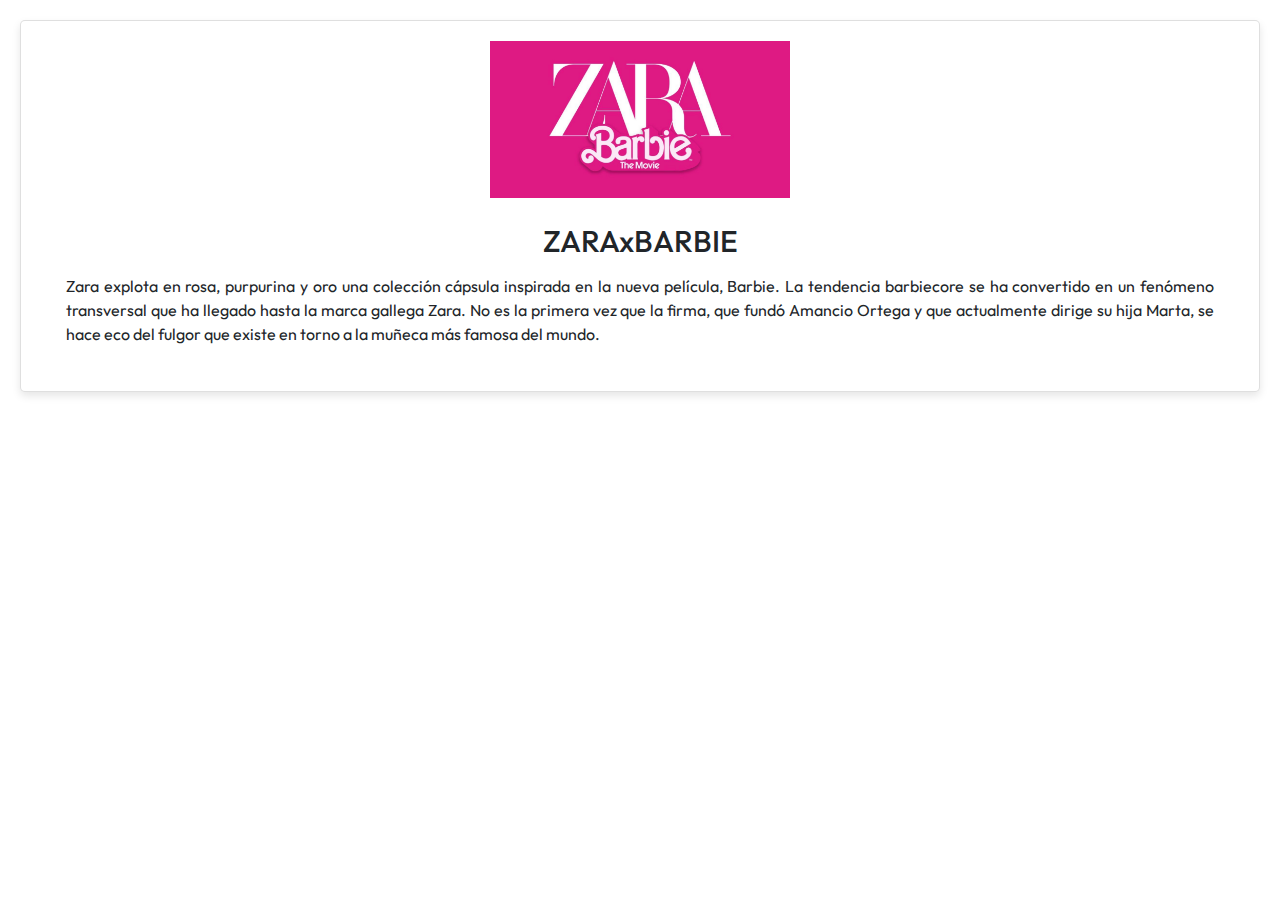
<file: Sitio web BARBIE/Collabs_Merch.html>
<!doctype html>
<html lang="en">
  <head>
    <meta charset="utf-8">
    <meta name="viewport" content="width=device-width, initial-scale=1">
    <title>Barbie</title>
    <link href="estilos.css" rel="stylesheet">
    <link rel="stylesheet" href="https://stackpath.bootstrapcdn.com/bootstrap/4.3.1/css/bootstrap.min.css">
  </head>
  <body>

    <div class="card m-3 p-3">
      <img src="./imagenes/zaraXbarbie.PNG" class="img-zara" alt="...">
      <div class="card-body">
        <h5 class="card-title">ZARAxBARBIE</h5>
        <p class="card-text">Zara explota en rosa, purpurina y oro una colección cápsula inspirada en la nueva película, Barbie. La tendencia barbiecore se ha convertido en un fenómeno transversal que ha llegado hasta la marca gallega Zara. No es la primera vez que la firma, que fundó Amancio Ortega y que actualmente dirige su hija Marta, se hace eco del fulgor que existe en torno a la muñeca más famosa del mundo.</p>  
      </div>
    </div>
   
  </body>
</html>
</file>
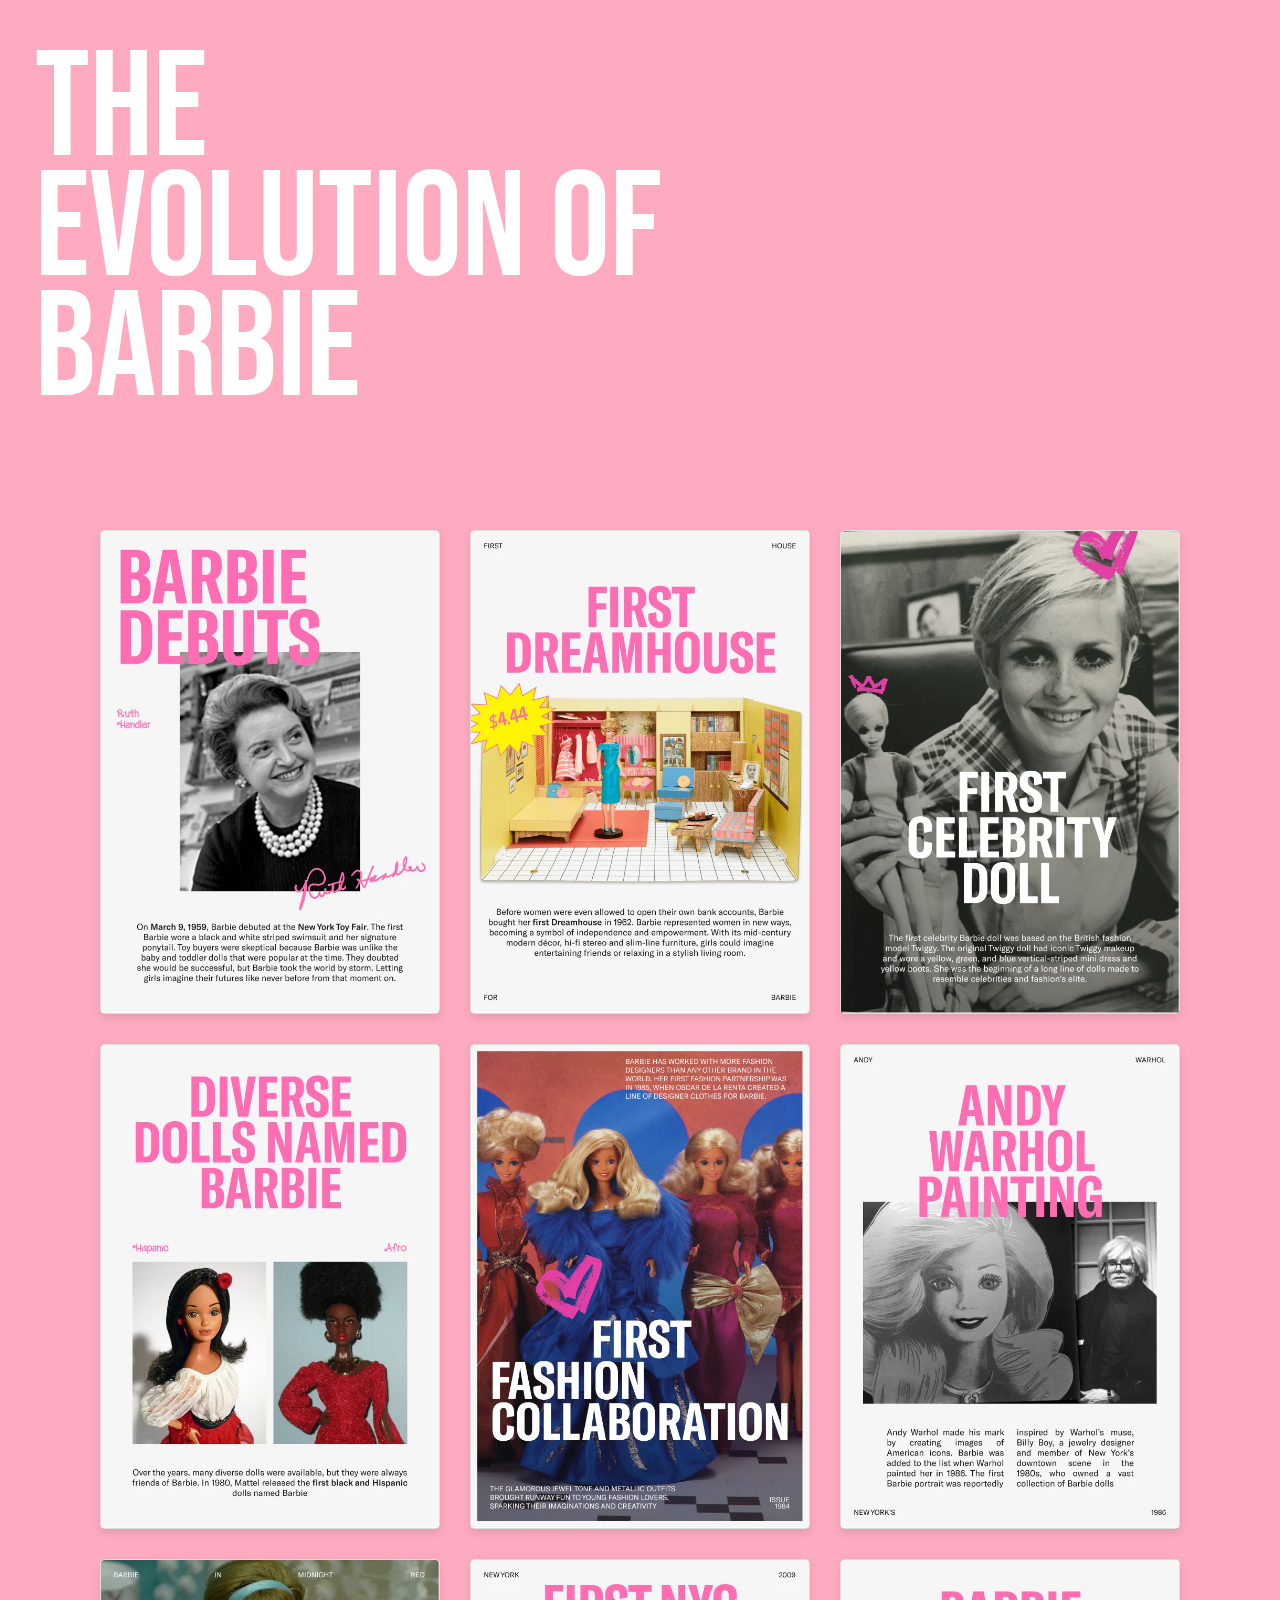
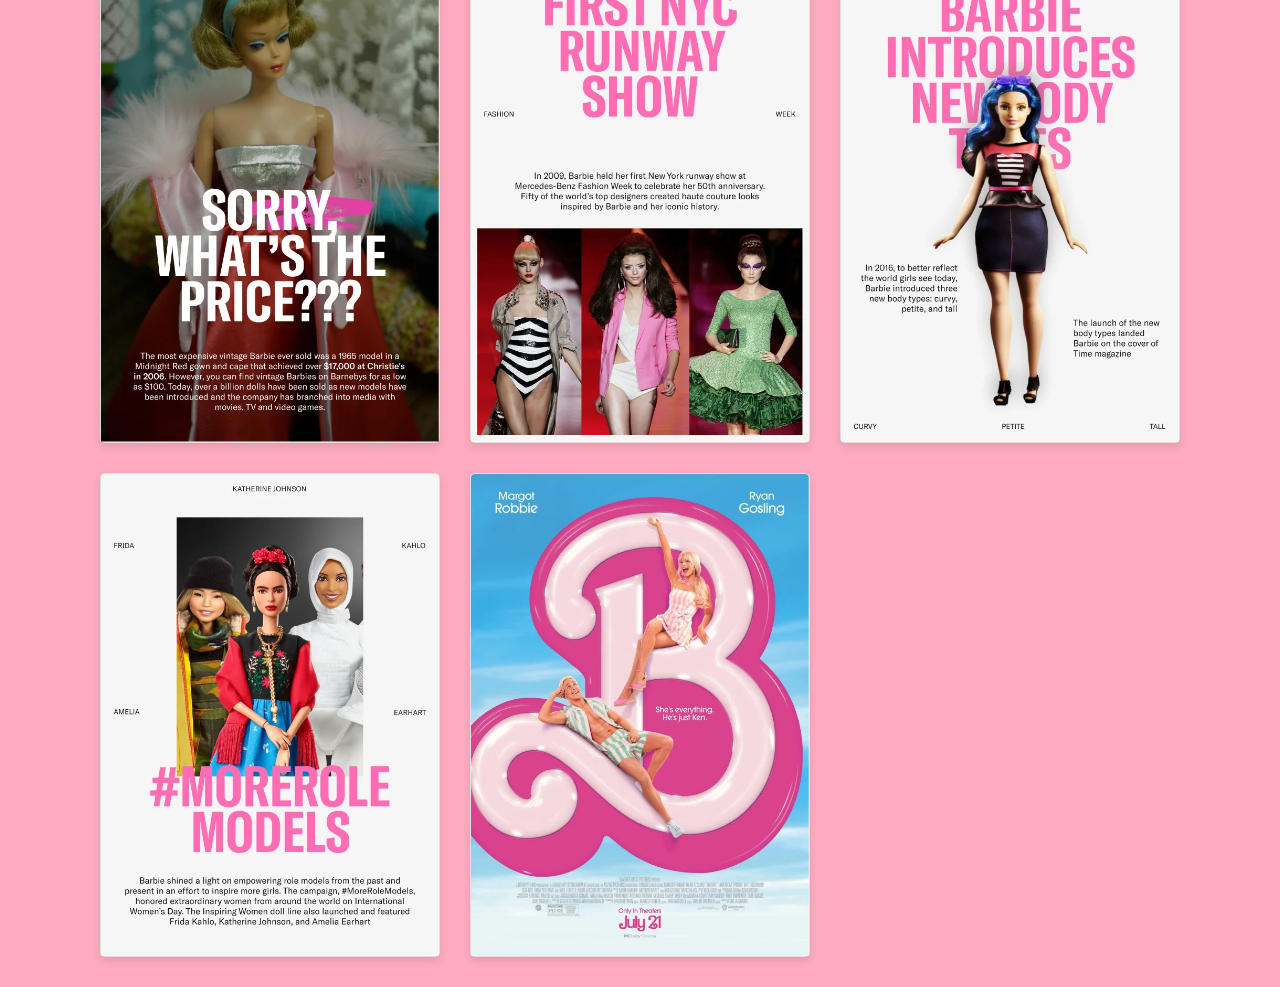
<file: Sitio web BARBIE/Evolution.html>
<!DOCTYPE html>
<html lang="en">
<head>
    <meta charset="UTF-8">
    <meta name="viewport" content="width=device-width, initial-scale=1">
    <title>Barbie</title>
    <link href="estilos.css" rel="stylesheet">
    <link rel="stylesheet" href="https://stackpath.bootstrapcdn.com/bootstrap/4.3.1/css/bootstrap.min.css">
</head>
<body>
<div class="container-fluid pt-4 bg-pink">
    <div class="evolutionTEXT"> 
        <p> THE EVOLUTION OF BARBIE</p>
    </div>



<div class="container mt-4">
    <div class="row mx-auto">
        <div class="col-md-4 mb-4">
            <div class="card">
                <img src="./imagenes/card1.webp" class="card-img-top" alt="...">
            </div>
        </div>
        <div class="col-md-4 mb-4">
            <div class="card">
                <img src="./imagenes/card2.webp" class="card-img-top" alt="...">
            </div>
        </div>
        <div class="col-md-4 mb-4">
            <div class="card">
                <img src="./imagenes/card3.webp" class="card-img-top" alt="...">
            </div>
        </div>
        <div class="col-md-4 mb-4">
            <div class="card">
                <img src="./imagenes/card4.webp" class="card-img-top" alt="...">
            </div>
        </div>
        <div class="col-md-4 mb-4">
            <div class="card">
                <img src="./imagenes/card5.webp" class="card-img-top" alt="...">
            </div>
        </div>
        <div class="col-md-4 mb-4">
            <div class="card">
                <img src="./imagenes/card6.webp" class="card-img-top" alt="...">
            </div>
        </div>
        <div class="col-md-4 mb-4">
            <div class="card">
                <img src="./imagenes/card7.webp" class="card-img-top" alt="...">
            </div>
        </div>
        <div class="col-md-4 mb-4">
            <div class="card">
                <img src="./imagenes/card8.webp" class="card-img-top" alt="...">
            </div>
        </div>
        <div class="col-md-4 mb-4">
            <div class="card">
                <img src="./imagenes/card9.webp" class="card-img-top" alt="...">
            </div>
        </div>
        <div class="col-md-4 mb-4">
            <div class="card">
                <img src="./imagenes/card10.webp" class="card-img-top" alt="...">
            </div>
        </div>
        <div class="col-md-4 mb-4">
            <div class="card">
                <img src="./imagenes/card11.webp" class="card-img-top" alt="...">
            </div>
        </div>
    </div>
</div>

</div>
</body>
</html>
</file>
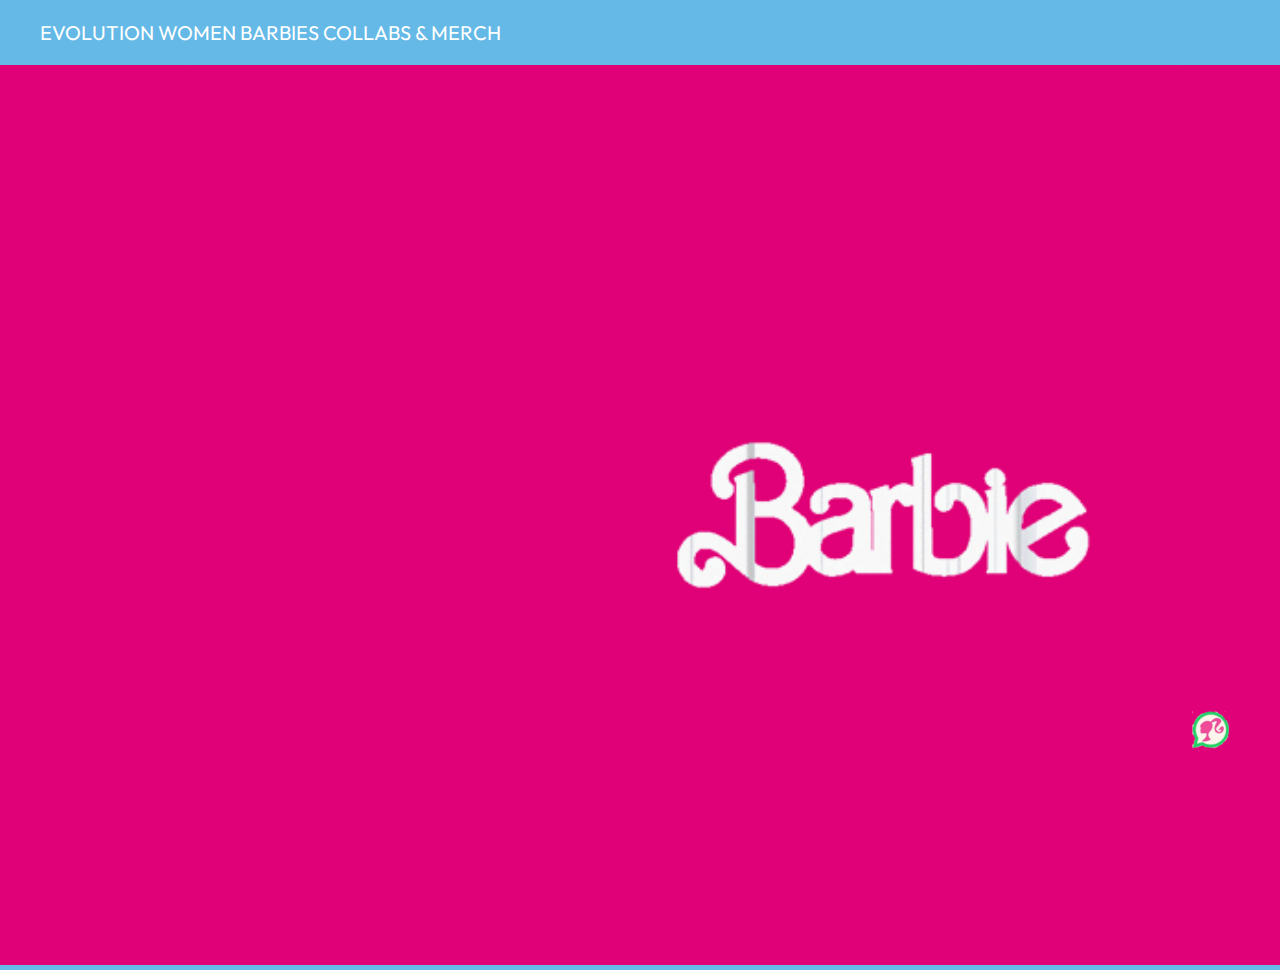
<file: Sitio web BARBIE/pagina web.html>
<!doctype html>
<html lang="en">
  <head>
    <meta charset="utf-8">
    <meta name="viewport" content="width=device-width, initial-scale=1">
    <title>Barbie</title>
    <link href="estilos.css" rel="stylesheet">
  </head>
  <body>

    <header>
        <nav class="BarraBarbie">
            <ul>
                <a href="Evolution.html">EVOLUTION</a/li>
                <a href="WomenBarbies.html">WOMEN BARBIES</a/li>
                <a href="Collabs&Merch.html">COLLABS & MERCH</a/li>
            </ul>
        <div class="Barbielogo">
          <img src="./imagenes/logo barbie GIF.gif">
        </div>
        </nav>
    </header>

    <footer>
        <div class="footerfinal">
            <div class="iconos"> 
                <a href="https://www.instagram.com/barbie/?hl=es"> <img src="./imagenes/instagram (1).png"> <i class="fab fa-instagram"></i></a>
            </div>
            <p> barbiefans@gmail.com </p>
            <p>&copy; 2023 BARBIE</p>
            <div class="iconoWPP"> 
                <a href="tel:1168124262">
                    <img src="./imagenes/logo wpp Barbie posta.png">
                </a>
            </div>
        </div>
    </footer>

</html>
</file>
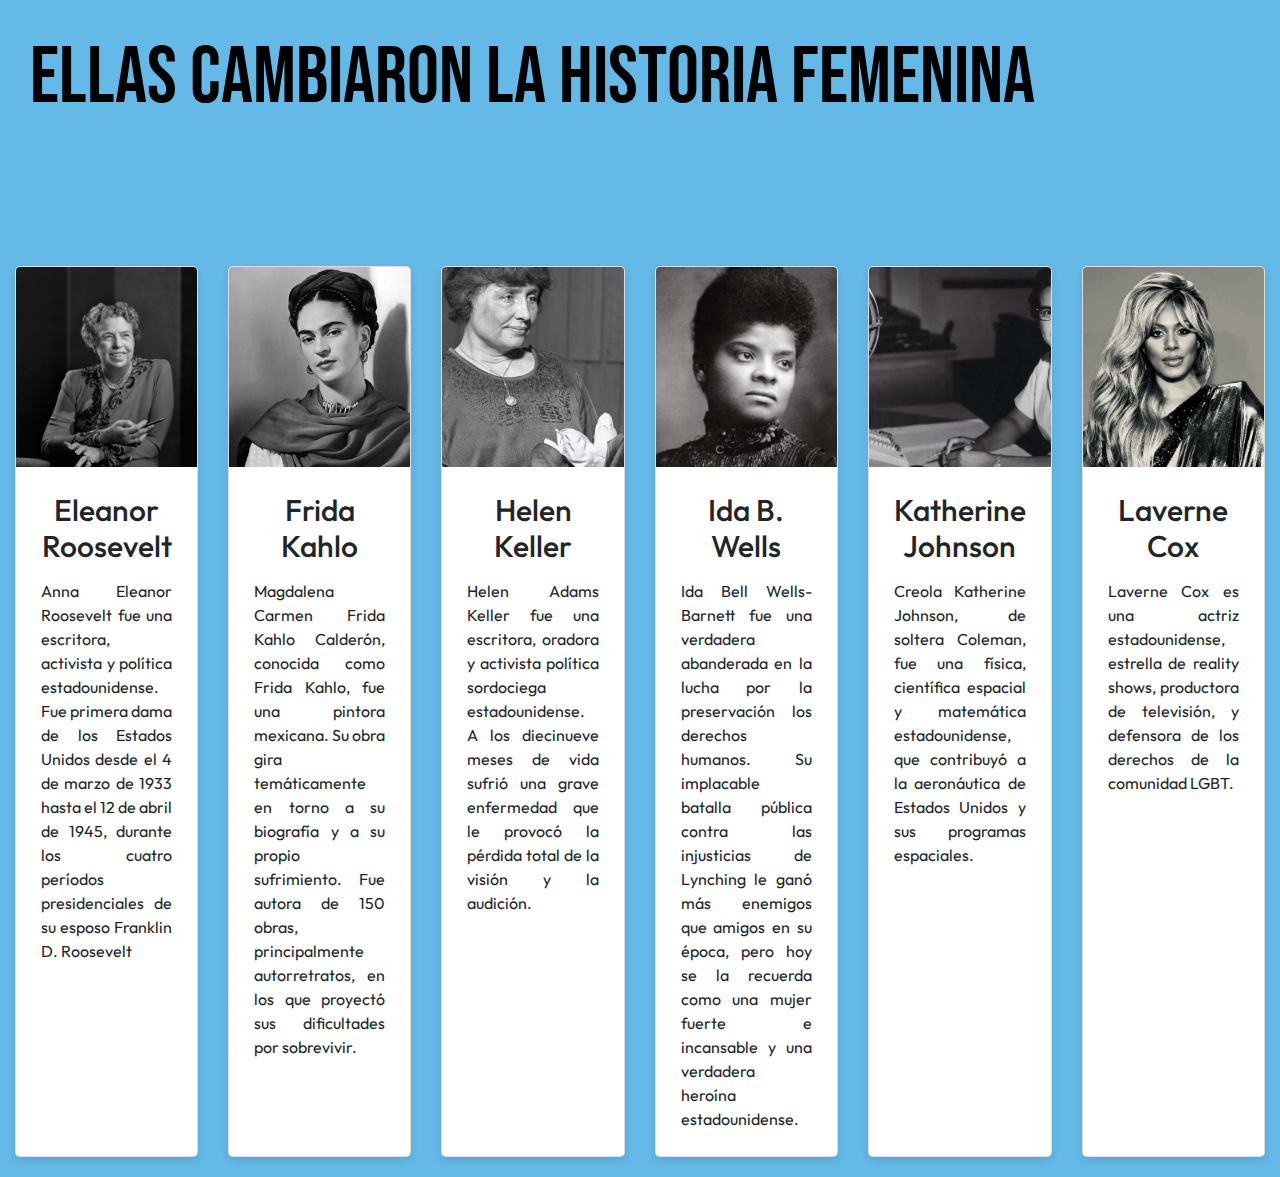
<file: Sitio web BARBIE/WomenBarbies.html>
<!doctype html>
<html lang="en">
  <head>
    <meta charset="utf-8">
    <meta name="viewport" content="width=device-width, initial-scale=1">
    <title>Barbie</title>
    <link href="estilos.css" rel="stylesheet">
    <link rel="stylesheet" href="https://stackpath.bootstrapcdn.com/bootstrap/4.3.1/css/bootstrap.min.css">

  </head>
  <body>

  <div class="paginacompleta">
    <div class="presentacionBARBIE p-4">
      <h1> Ellas cambiaron la historia femenina </h1>
    </div>

    <div class="mujeres mx-auto row row-cols-1 row-cols-sm-2 row-cols-md-4">
      <div class="col">
        <div class="card h-100">
          <img src="./imagenes/Eleanor Roosevelt.jpg" class="card-img-top" alt="...">
          <div class="card-body">
            <h5 class="card-title">Eleanor Roosevelt</h5>
            <p class="card-text">Anna Eleanor Roosevelt fue una escritora, activista y política estadounidense. Fue primera dama de los Estados Unidos desde el 4 de marzo de 1933 hasta el 12 de abril de 1945, durante los cuatro períodos presidenciales de su esposo Franklin D. Roosevelt </p>
          </div>
        </div>
      </div>
      <div class="col">
        <div class="card h-100">
          <img src="./imagenes/Frida Kahlo.jpg" class="card-img-top" alt="...">
          <div class="card-body">
            <h5 class="card-title">Frida Kahlo</h5>
            <p class="card-text">Magdalena Carmen Frida Kahlo Calderón, conocida como Frida Kahlo, fue una pintora mexicana. Su obra gira temáticamente en torno a su biografía y a su propio sufrimiento. Fue autora de 150 obras, principalmente autorretratos, en los que proyectó sus dificultades por sobrevivir.</p>
          </div>
        </div>
      </div>
      <div class="col">
        <div class="card h-100">
          <img src="./imagenes/Helen Keller.jpg" class="card-img-top" alt="...">
          <div class="card-body">
            <h5 class="card-title">Helen Keller</h5>
            <p class="card-text">Helen Adams Keller fue una escritora, oradora y activista política sordociega estadounidense. A los diecinueve meses de vida sufrió una grave enfermedad que le provocó la pérdida total de la visión y la audición.</p>
          </div>
        </div>
      </div>
      <div class="col">
        <div class="card h-100">
          <img src="./imagenes/Ida B. Wells.jpg" class="card-img-top" alt="...">
          <div class="card-body">
            <h5 class="card-title">Ida B. Wells</h5>
            <p class="card-text">Ida Bell Wells-Barnett fue una verdadera abanderada en la lucha por la preservación los derechos humanos. Su implacable batalla pública contra las injusticias de Lynching le ganó más enemigos que amigos en su época, pero hoy se la recuerda como una mujer fuerte e incansable y una verdadera heroína estadounidense.</p>
          </div>
        </div>
      </div>
      <div class="col">
        <div class="card h-100">
          <img src="./imagenes/Katherine Johnson.png" class="card-img-top" alt="...">
          <div class="card-body">
            <h5 class="card-title">Katherine Johnson</h5>
            <p class="card-text">Creola Katherine Johnson, de soltera Coleman, fue una física, científica espacial y matemática estadounidense, que contribuyó a la aeronáutica de Estados Unidos y sus programas espaciales.</p>
          </div>
        </div>
      </div>
      <div class="col">
        <div class="card h-100">
          <img src="./imagenes/Laverne Cox.jpeg" class="card-img-top" alt="...">
          <div class="card-body">
            <h5 class="card-title">Laverne Cox</h5>
            <p class="card-text">Laverne Cox es una actriz estadounidense, estrella de reality shows, productora de televisión, y defensora de los derechos de la comunidad LGBT.</p>
          </div>
        </div>
      </div>
    </div>
  </div>






  </body>
</html>
</file>
<file: Sitio web BARBIE/estilos.css>
@import url('https://fonts.googleapis.com/css2?family=Outfit:wght@200&display=swap');
@import url('https://fonts.googleapis.com/css2?family=Bebas+Neue&display=swap');

body, html{
    margin: 0;
    padding: 0;
    font-family: 'Outfit', sans-serif;
    font-size: 20px;
    box-sizing: border-box;
    cursor: url(imagenes/cursorbarbie.cur), auto;
}

html{
    scroll-behavior: smooth;
}

body{
    background-color: #64B9E7;
    color: #ffff;
    font-family:'Outfit', sans-serif;
    font-size: 20px;
}

.pantallaBARBIE {
    position: relative;
}


.Barbielogo{
    position:absolute;
    width: 100%;
    height: 100%;
    text-align: center;
}

.Barbielogo img {
    height: 100%;
    animation-name: girarBARBIE;
    animation-duration: 10s;
    animation-iteration-count: infinite;
    animation-timing-function: linear;
    transform-style: preserve-3d; 
}

@keyframes girarBARBIE {
    from {
        transform: rotateY(90deg);
    }
    to {
        transform: rotateY(0deg);
    }
}

.fondoinicioBARBIE {
    text-align: center;
}

.BarraBarbie a{
    color: white !important;
    text-decoration: none;
}

/* .BarraBarbie ul{
    margin-top: 50px;
    justify-content: space-around; 
    list-style-type: none;
    padding: 0;
    display: flex;
} */

.navbar-toggler{
    background-color: #FF00A6;
}

.navbar-toggler:hover{
    background-color: #feabc1;
}

.BarraBarbie a:hover{
    cursor: pointer;
    color: #FF00A6 !important;
    font-style: bold;
}

.iconos{
    margin-top: 16px;
}

.iconoWPP img{
    margin-top: 16px;
    width: 150px;
    height: 150px;
    position:static;
    cursor: pointer;
}

.iconos, .iconoWPP {
    margin: 10px;
}

.iconoWPP{
    position: fixed;
    margin-left: 90% ;
    top: 70%;

}

.BARBIEEVOLUTION{
    scroll-margin-top: 5ex;
    background-image: url(./imagenes/white-cloud-blue-sky.jpg);
}

.BARBIEEVOLUTION a{
    font-family: 'Bebas Neue', sans-serif;
    font-size: 100px;
    color: #ffff;
    margin-left: 40px;
}

.extras {
    display: flex;
    justify-content: space-between;
    align-items: center;
    position: relative;
    overflow: hidden;
    width: 300px;
    height: 200px;
}

.extras img {
    width: 100px;
    height: 100px;
    margin-left: auto;
    margin-right: auto;
    margin-top: 0;
    transition: transform 0.3s, filter 0.3s ease-in-out;
    animation: vibrar 1s ease-in-out infinite, agrandar 1s ease-in-out infinite alternate;
}

@keyframes vibrar {
    0% {
        transform: scale(1);
        filter: brightness(1);
    }
    50% {
        transform: translateX(-5px);
        filter: brightness(1.2);
    }
    100% {
        transform: translateX(5px);
        filter: brightness(1);
    }
}

@keyframes agrandar {
    0%, 100% {
        transform: scale(1);
    }
    50% {
        transform: scale(1.1);
    }
}



.corona img{
    margin-left: 10px;

}

.WOMENBARBIES{
    scroll-margin-top: 10ex;
}

.youcanbeanything{
    z-index: 100;
    position: fixed;
}

.youcanbeanything img{
    width: 170px;
    height: 85px;
    margin-top: 30px;
    margin-left: 20px;
    
}

.cont-trailer{
   text-align: right;
   margin-top: 80px;
   margin-right: 20px;
}

.carpetita img {
    width: 50px;
    height: 50px;
    transition: transform 0.3s, box-shadow 0.3s;
}

.carpetita p {
    font-family: MSSansSerif;
    font-size: 10px;
    margin-left: 87%;
}

.carpetita:hover img {
    transform: scale(1.2);
    box-shadow: 0 0 10px rgba(0, 0, 0, 0.5);
}

.tipografiacarpetita{
    margin-top: 20px;
    display: flex;
    align-items: center;
    justify-content:end ;
}

.tipografiacarpetita p{
    color: #FF00A6;
    margin:0;
    text-decoration: none;
}

.tipografiacarpetita img{
    width: 160px;
    height: 20px;
    transition: transform 0.3s, box-shadow 0.3s;
}

.carousel-inner h5{
    font-family: 'Bebas Neue', sans-serif;
    font-size: 50px;
    color: #F7E802;
    text-transform: uppercase;
    border-color: none;
}

.carousel-inner img{
    width: 500px;
    height: 600px;
    margin-top: 0;
}

.carousel-inner button{
    background-color: #FF00A6; 
    border: none; 
    padding: 10px 20px; 
    color: white; 
    text-align: center; 
    text-decoration: none;
    display: inline-block; 
    font-size: 16px; 
    margin: 4px 2px; 
    cursor: pointer; 
    border-radius: 8px; 
    transition: background-color 0.3s, color 0.3s, transform 0.3s;
}
.custom-btn:hover {
    background-color: #FFB6E6;
    color: #FF77A9;
    transform: scale(1.1);
}

.evolutionTEXT {
    padding: 20px;
}

.evolutionTEXT p{
    font-family: 'Bebas Neue', sans-serif;
    font-size: 7.5em;
    color: #ffff;
    line-height: 0.8;
    margin: 0;
    max-width: 630px;
    width: 100%;
}

.swiper{
    background: url(/blobs/pink-world-blob-1.webp) left top / 100% no-repeat rgb(255, 191, 222);
    transform: translate(0px, 0px);
}

.swiper-slide{
    background-position:center;
    background-size: cover;
    width: 250px;
    margin-top: 40px;
}

.swiper-slide img{
    display: block;
    width: 100%;
}

.swiper-wrapper p{
    color: #ffff;
    text-decoration: none;
    text-align: center;
}

.swiper-wrapper p:hover{
    color: #F7E802;
    font-weight: bold;
}
.paginacompleta{
    background-color: #64B9E7;
}


.barbieland {
    position: relative;
}

.fondo-barbieland{
    width: 100%;
}

.barbielandX2{
    position: absolute;
    top: 30px;
    left: 50%;
    transform: translate(-50%, 30%);
    text-align: center;
}
.barbielandX2 img{
    width: 50px;
    margin: auto;
    display: block;
}


.barbielandX2 p{
    font-size: 15px;
}

.presentacionBARBIE h1{
    font-family: 'Bebas Neue', sans-serif;
    font-size: 4em;
    color: black;
}

/* .informacionBARBIE {
    display: flex;
    flex-wrap: wrap;
    justify-content: space-around;
    margin: 20px;
} */

.card {
    box-shadow: 0 4px 8px rgba(0, 0, 0, 0.1);
    background-color: #FF00A6;
    transition: background-color 0.3s, transform 0.3s;
}

.card h5{
    font-family: "Outfit", sans-serif;
    font-size: 30px;
    text-align: center;
}

.card p{
    font-family: "Outfit", sans-serif;
    font-size: 16px;
    text-align: justify;
}
.card:hover {
    background-color: #FF00A6;
    color: #ffff;
    transform: scale(1.1);
}

.bg-pink{
    background-color: #feabc1;
}

.mujeres img {
    height: 200px;
    object-fit: cover;
}

.mujeres .col {
    margin-bottom: 20px;
}

.img-zara{
    width: 300px;
margin: auto;
}


.foto6 a{
    text-align: center;
    display: flex;
    justify-content: center;
    align-items: center;
    margin-left: auto;
    margin-right: auto;
    margin-top: 30px;
}

.carousel-indicators{
    display: none;
}

.carousel-control-prev{
    background-color: #64B9E7;
    border-color: #64B9E7;
}

.carousel-control-next{
    background-color: #64B9E7;
    border-color:  #64B9E7;
}

.boton2 a{
    display: block;
    width: 162px;
    font-family: "Outfit", sans-serif;
    font-weight: 700;
    border-radius: 10px;
    margin: 77px 13px;
    padding: 10px 19px;
    background-color: #FF00A6;
    color: #ffff;
    margin-top: 500px;
    margin-left: -360px;
    text-decoration: none;
}

.boton2 a:hover{
    background-color: #FFB6E6;
    color: #FF77A9;
}

.row{
    display: flex;
    -ms-flex-wrap: wrap;
    flex-wrap: wrap;
    margin-right: -15px;
    margin-left: -15px;
    width: 100%;
    height: 100%;
    margin-top: 100px;
}

.CM{
    text-align: center;
}

.CM h1{
    font-size: 4em;
    font-weight: bolder;
}

.CM p{
    font-size: 20px;
    color: #ffff;
}

.boton{
    display: block;
    width: 162px;
    font-family: "Outfit", sans-serif;
    font-weight: 700;
    border-radius: 10px;
    margin: 77px auto;
    padding: 10px 19px;
    background-color: #FF00A6;
    color: #ffff;
    text-decoration: none;

}

.boton:hover{
    background-color: #FFB6E6;
    color: #FF77A9;
}

.CollabsMerch{
    display: flex;
    justify-content: center;
    align-items: center;
    margin-top: 70px;
    background-image: linear-gradient(to bottom, #FF77A9, #FFB6E6);
    margin: 0;
    padding: 40px;
}

.CollabsMerch img {
    width: 500px;
    cursor: pointer;
    transition: transform 0.3s ease-in-out;

}

.CollabsMerch img:hover {
    transform: scale(1.1);
}


.nubes{
    text-align: center;
}



.Contact{
    background-color: #F7E802;
    color: black;
    padding: 20px;
        
}
.Contact p{
    text-align: center;
    font-family: 'Bebas Neue', sans-serif;
    font-size: 170px;
}


.cont-form{
    text-align: center;
    position: relative;
}

.Contact img{
    animation: brilloAgrandarAchicar 2s infinite alternate;
}

  @keyframes brilloAgrandarAchicar {
    0% {
      transform: scale(1);
      filter: brightness(1);
    }
    100% {
      transform: scale(1.2);
      filter: brightness(1.2);
    }
  }
  
form {
   position: absolute;
   top: 50%;
   left: 50%; /* position the left edge of the element at the middle of the parent */

    transform: translate(-50%, -50%);
    font-size: 15px;
    font-weight: 500;
    text-align: center;
}

#button{
    background-color: #FF00A6;
    color: #ffff;
    font-family: "Outfit", sans-serif;
    font-size: 15px;
    border-color: #FF00A6;
    border-radius: 10px;
    margin: 20px 30px;
    width: 80px;
    height: 35px;
    font-weight: 700;
}

#button:hover{
    background-color: #F7E802;
    color: black;
    border-color: #FF00A6;
    font-weight: 700;
}

.footerfinal{
    font-family: 'Outfit', sans-serif;
    font-size: 20px;
    display: flex;
    justify-content: space-around;
    align-items: center;
    margin-top: 0px;
    margin-bottom: 0px;
}


@media screen and (max-width: 769px) {

    .CollabsMerch{
        flex-direction: column;
    }

    .evolutionTEXT p{
        font-size: 5em;
    }

    .footerfinal {
        flex-direction: column;
        align-items: center;
    }

    .nubesslide img{
        flex-direction: column;
        align-items: center;
    }
}
</file>
